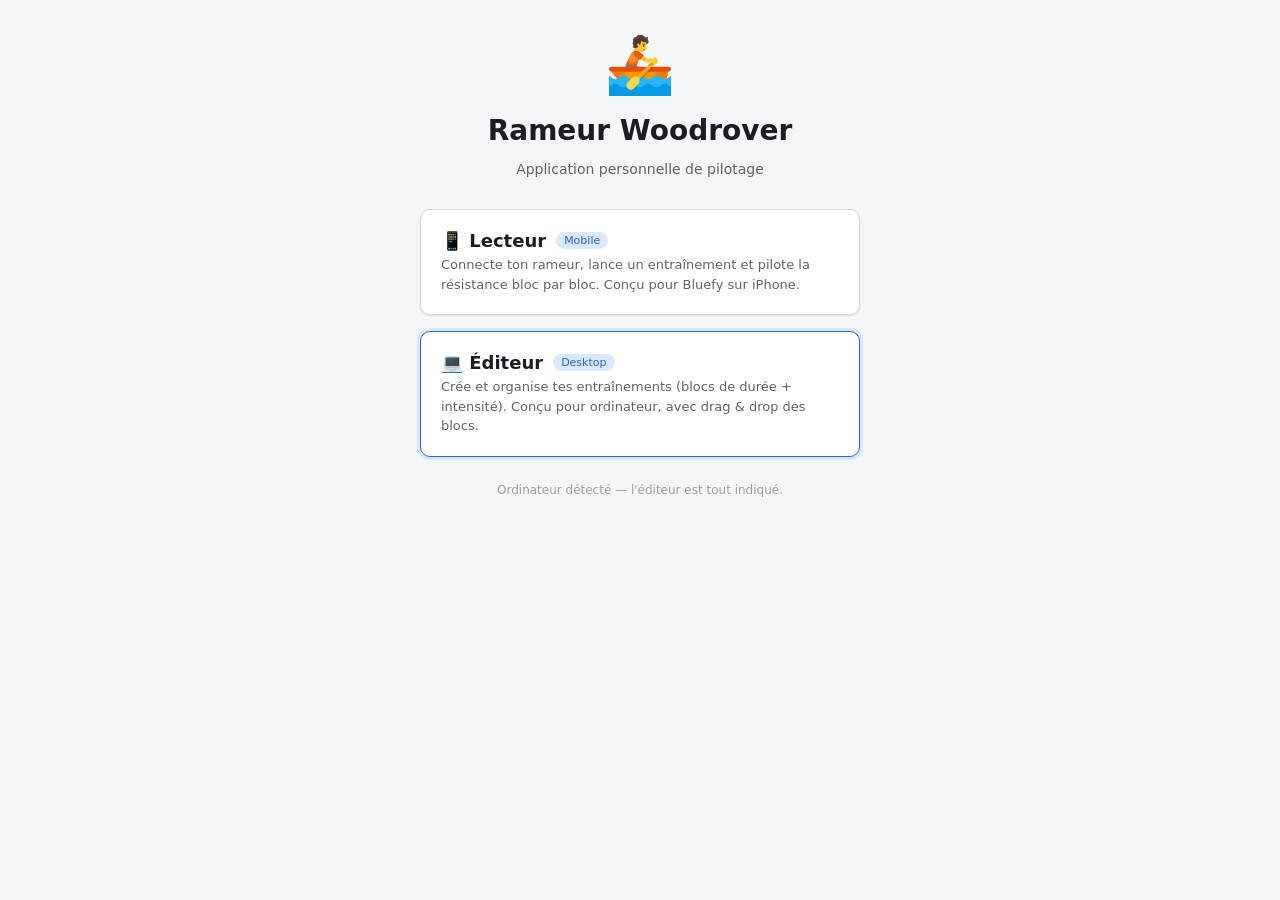
<file: index.html>
<!DOCTYPE html>
<html lang="fr">
<head>
<meta charset="UTF-8">
<meta name="viewport" content="width=device-width, initial-scale=1.0, maximum-scale=1.0, user-scalable=no, viewport-fit=cover">
<meta name="apple-mobile-web-app-capable" content="yes">
<meta name="apple-mobile-web-app-status-bar-style" content="default">
<meta name="apple-mobile-web-app-title" content="Rameur">
<meta name="theme-color" content="#2563eb">
<link rel="manifest" href="manifest.json">
<link rel="apple-touch-icon" href="apple-touch-icon.png">
<link rel="icon" type="image/png" sizes="192x192" href="icon-192.png">
<title>Rameur Woodrover</title>
<link rel="stylesheet" href="style.css">
<style>
  .landing {
    max-width: 480px;
    margin: 0 auto;
    padding: max(env(safe-area-inset-top), 32px) 20px 24px;
    text-align: center;
  }
  .landing h1 { font-size: 28px; margin: 0 0 6px; }
  .landing .subtitle { color: var(--text-dim); font-size: 14px; margin-bottom: 32px; }
  .landing .icon { font-size: 56px; margin-bottom: 16px; }
  .choice {
    background: var(--surface);
    border: 1px solid var(--border);
    border-radius: var(--radius);
    padding: 20px;
    margin-bottom: 16px;
    text-align: left;
    cursor: pointer;
    transition: border-color 0.15s, transform 0.05s, box-shadow 0.15s;
    box-shadow: var(--shadow);
    color: var(--text);
    text-decoration: none;
    display: block;
  }
  .choice:hover { border-color: var(--accent); box-shadow: var(--shadow-md); text-decoration: none; }
  .choice:active { transform: scale(0.99); }
  .choice h2 {
    margin: 0 0 4px;
    font-size: 18px;
    display: flex; align-items: center; gap: 10px;
  }
  .choice h2 .badge {
    font-size: 11px;
    background: var(--accent-dim);
    color: var(--accent);
    padding: 2px 8px;
    border-radius: 10px;
    font-weight: 500;
  }
  .choice p {
    margin: 0;
    color: var(--text-dim);
    font-size: 13px;
    line-height: 1.5;
  }
  .footer-note {
    margin-top: 24px;
    font-size: 12px;
    color: var(--text-muted);
    line-height: 1.5;
  }
  .choice.recommended {
    border-color: var(--accent);
    box-shadow: 0 0 0 3px var(--accent-dim);
  }
</style>
</head>
<body>
<div class="landing">
  <div class="icon">🚣</div>
  <h1>Rameur Woodrover</h1>
  <p class="subtitle">Application personnelle de pilotage</p>

  <a class="choice" id="link-player" href="player.html">
    <h2>📱 Lecteur <span class="badge" id="badge-player">Mobile</span></h2>
    <p>Connecte ton rameur, lance un entraînement et pilote la résistance bloc par bloc. Conçu pour Bluefy sur iPhone.</p>
  </a>

  <a class="choice" id="link-editor" href="editor.html">
    <h2>💻 Éditeur <span class="badge" id="badge-editor">Desktop</span></h2>
    <p>Crée et organise tes entraînements (blocs de durée + intensité). Conçu pour ordinateur, avec drag &amp; drop des blocs.</p>
  </a>

  <p class="footer-note" id="footer-note"></p>
</div>

<script src="app.js"></script>
<script>
(function() {
  const isMobile = RameurApp.Utils.isMobile();
  const isIPhone = RameurApp.Utils.isIPhone();
  const hasBT = !!navigator.bluetooth;

  const note = document.getElementById('footer-note');
  const lines = [];

  if (isIPhone) {
    if (hasBT) {
      lines.push('✓ Web Bluetooth détecté (tu sembles être dans Bluefy).');
    } else {
      lines.push('⚠ Sur iPhone, utilise le navigateur <b>Bluefy</b> (App Store) pour que le lecteur fonctionne.');
    }
  } else if (isMobile) {
    if (hasBT) lines.push('✓ Web Bluetooth détecté.');
    else lines.push('⚠ Web Bluetooth non disponible dans ce navigateur.');
  } else {
    lines.push('Ordinateur détecté — l\'éditeur est tout indiqué.');
    if (hasBT) lines.push('Bluetooth disponible : tu peux aussi tester le lecteur ici.');
  }
  note.innerHTML = lines.join('<br>');

  if (isMobile) {
    document.getElementById('link-player').classList.add('recommended');
  } else {
    document.getElementById('link-editor').classList.add('recommended');
  }
})();
</script>
</body>
</html>
</file>
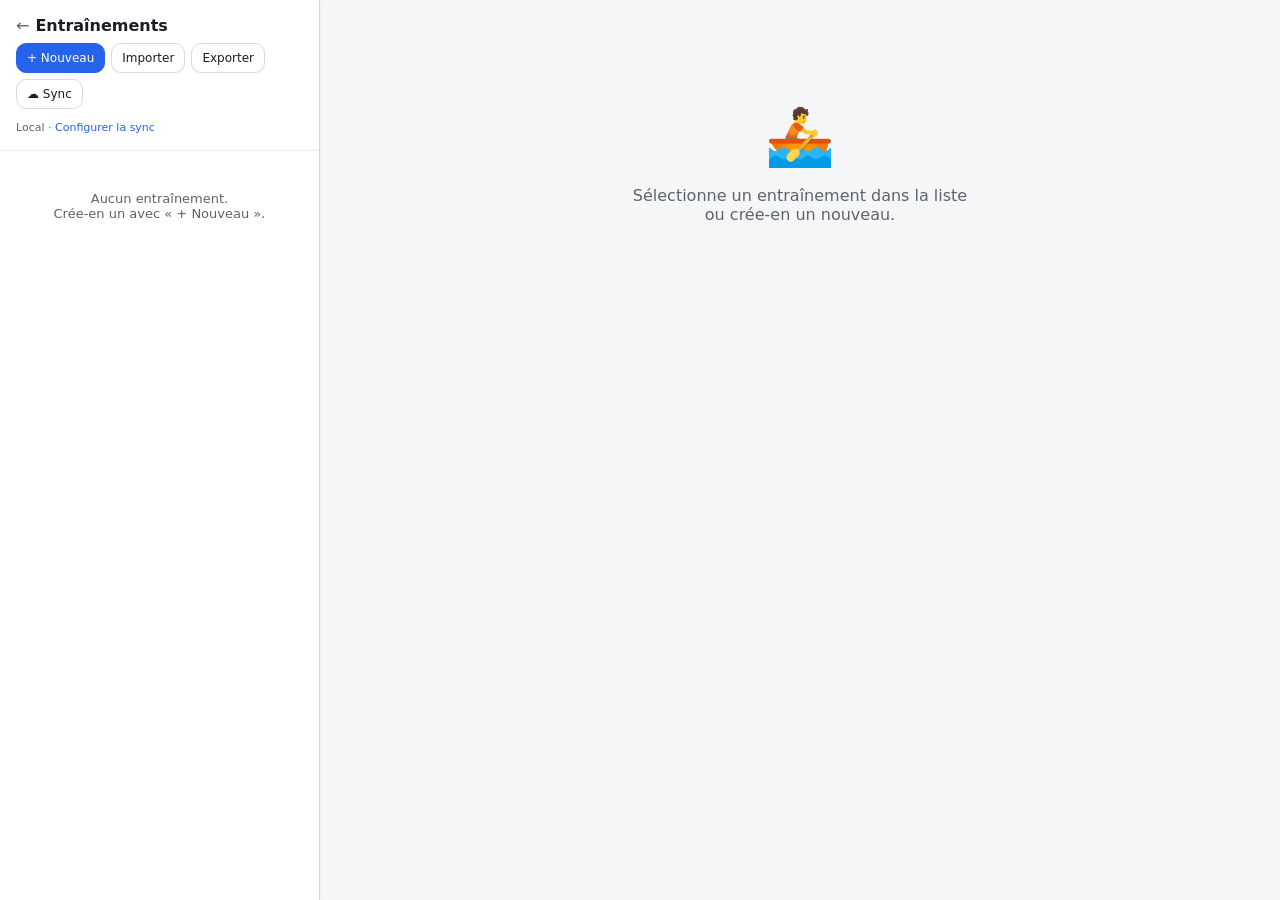
<file: editor.html>
<!DOCTYPE html>
<html lang="fr">
<head>
<meta charset="UTF-8">
<meta name="viewport" content="width=device-width, initial-scale=1.0">
<meta name="theme-color" content="#2563eb">
<link rel="manifest" href="manifest.json">
<link rel="apple-touch-icon" href="apple-touch-icon.png">
<link rel="icon" type="image/png" sizes="192x192" href="icon-192.png">
<title>Éditeur · Rameur Woodrover</title>
<link rel="stylesheet" href="style.css">
<style>
  body { padding-top: 0; }
  .app {
    display: grid;
    grid-template-columns: 320px 1fr;
    height: 100vh;
    max-height: 100vh;
    overflow: hidden;
  }
  /* ===== Sidebar gauche ===== */
  .sidebar {
    background: var(--surface);
    border-right: 1px solid var(--border);
    overflow-y: auto;
    display: flex; flex-direction: column;
    box-shadow: 1px 0 4px rgba(0,0,0,0.03);
  }
  .sidebar-header {
    padding: 16px;
    border-bottom: 1px solid var(--border-soft);
    display: flex; flex-direction: column; gap: 8px;
    position: sticky; top: 0;
    background: var(--surface);
    z-index: 10;
  }
  .sidebar-header h1 {
    margin: 0;
    font-size: 16px;
    display: flex; align-items: center; gap: 6px;
  }
  .sidebar-header h1 a {
    color: var(--text-dim);
    text-decoration: none;
    font-weight: 400;
  }
  .sidebar-actions { display: flex; gap: 6px; flex-wrap: wrap; }
  .sidebar-list { padding: 8px; flex: 1; }
  .workout-item {
    padding: 12px;
    border-radius: var(--radius-sm);
    margin-bottom: 4px;
    cursor: pointer;
    border: 1px solid transparent;
    transition: background 0.1s;
  }
  .workout-item:hover { background: var(--surface-2); }
  .workout-item.active {
    background: var(--accent-dim);
    border-color: var(--accent);
  }
  .workout-item .wn-name {
    font-size: 14px;
    font-weight: 500;
    margin-bottom: 2px;
    white-space: nowrap;
    overflow: hidden;
    text-overflow: ellipsis;
  }
  .workout-item .wn-meta {
    font-size: 11px;
    color: var(--text-dim);
  }
  .empty-state {
    padding: 32px 16px;
    text-align: center;
    color: var(--text-dim);
    font-size: 13px;
  }

  /* ===== Main ===== */
  .main {
    overflow-y: auto;
    padding: 24px 32px;
  }
  .editor-header {
    display: flex;
    align-items: center;
    justify-content: space-between;
    margin-bottom: 20px;
    gap: 16px;
    flex-wrap: wrap;
  }
  .editor-title {
    display: flex; align-items: center; gap: 8px;
    flex: 1; min-width: 200px;
  }
  .editor-title input {
    font-size: 22px; font-weight: 600;
    background: transparent;
    border: none;
    border-bottom: 1px dashed transparent;
    padding: 4px 0;
    flex: 1;
    color: var(--text);
  }
  .editor-title input:hover { border-bottom-color: var(--border); }
  .editor-title input:focus {
    border-bottom-color: var(--accent);
    box-shadow: none;
  }

  .editor-stats {
    display: flex; gap: 24px;
    background: var(--surface);
    border: 1px solid var(--border);
    border-radius: var(--radius);
    padding: 12px 20px;
    box-shadow: var(--shadow);
  }
  .stat-item { display: flex; flex-direction: column; }
  .stat-item .stat-lbl {
    font-size: 11px; color: var(--text-dim);
    text-transform: uppercase; letter-spacing: 0.04em;
  }
  .stat-item .stat-val {
    font-size: 18px; font-weight: 600;
    font-variant-numeric: tabular-nums;
  }

  /* ===== Graph (plus grand qu'avant) ===== */
  .graph-container {
    background: var(--surface);
    border: 1px solid var(--border);
    border-radius: var(--radius);
    padding: 16px 20px;
    margin-bottom: 24px;
    box-shadow: var(--shadow);
  }
  .graph {
    position: relative;
    height: 280px;
    border-bottom: 1px solid var(--border);
    border-left: 1px solid var(--border);
    margin: 12px 0 4px;
    display: flex;
    align-items: flex-end;
    background: linear-gradient(to top, var(--surface-2) 0%, var(--surface) 100%);
  }
  .graph-empty {
    width: 100%;
    text-align: center;
    color: var(--text-muted);
    font-size: 13px;
    padding: 100px 0;
  }
  .graph-bar {
    position: relative;
    margin-right: 1px;
    color: white;
    font-size: 11px;
    font-weight: 600;
    transition: filter 0.15s;
    display: flex;
    align-items: flex-start;
    justify-content: center;
    padding-top: 4px;
    cursor: pointer;
  }
  .graph-bar:hover { filter: brightness(1.1); }
  .graph-axis-label {
    font-size: 10px;
    color: var(--text-dim);
    margin-top: 4px;
  }

  /* ===== Blocks list ===== */
  .blocks-section {
    background: var(--surface);
    border: 1px solid var(--border);
    border-radius: var(--radius);
    padding: 16px 20px;
    box-shadow: var(--shadow);
  }
  .blocks-section h2 {
    margin: 0 0 12px;
    font-size: 13px;
    text-transform: uppercase;
    letter-spacing: 0.06em;
    color: var(--text-dim);
    font-weight: 600;
  }
  .blocks-header {
    display: grid;
    grid-template-columns: 36px 1fr 1fr 1fr 36px;
    gap: 12px;
    align-items: center;
    padding: 6px 12px;
    font-size: 11px;
    color: var(--text-muted);
    text-transform: uppercase;
    letter-spacing: 0.05em;
  }
  .block-row {
    display: grid;
    grid-template-columns: 36px 1fr 1fr 1fr 36px;
    gap: 12px;
    align-items: center;
    padding: 8px 12px;
    background: var(--surface-2);
    border-radius: var(--radius-sm);
    margin-bottom: 4px;
    transition: background 0.15s, opacity 0.15s;
    border: 1px solid transparent;
  }
  .block-row:hover { background: var(--surface-3); border-color: var(--border-soft); }
  .block-row.dragging { opacity: 0.4; }
  .block-row.drag-over { box-shadow: 0 -2px 0 var(--accent); }
  .block-handle {
    cursor: grab;
    color: var(--text-muted);
    font-size: 18px;
    text-align: center;
    user-select: none;
  }
  .block-handle:active { cursor: grabbing; }
  .block-input {
    width: 100%;
  }
  .level-control {
    display: flex; align-items: center; gap: 4px;
  }
  .level-control input { flex: 1; text-align: center; }
  .level-control button { padding: 4px 8px; font-size: 14px; min-width: 28px; }

  .blocks-empty {
    padding: 24px;
    text-align: center;
    color: var(--text-dim);
    font-size: 13px;
    background: var(--surface-2);
    border-radius: var(--radius-sm);
    margin-bottom: 12px;
  }

  .blocks-actions {
    display: flex; gap: 8px;
    margin-top: 12px;
    flex-wrap: wrap;
  }

  .no-workout-selected {
    text-align: center;
    padding: 80px 20px;
    color: var(--text-dim);
  }
  .no-workout-selected .big-emoji { font-size: 56px; margin-bottom: 16px; }

  @media (max-width: 800px) {
    .app { grid-template-columns: 1fr; height: auto; }
    .sidebar { max-height: 50vh; border-right: none; border-bottom: 1px solid var(--border); }
    .main { padding: 16px; }
    .editor-stats { width: 100%; justify-content: space-around; }
    .graph { height: 200px; }
  }
</style>
</head>
<body>
<div class="app">

  <aside class="sidebar">
    <div class="sidebar-header">
      <h1><a href="index.html">←</a> Entraînements</h1>
      <div class="sidebar-actions">
        <button class="primary small" id="btn-new">+ Nouveau</button>
        <button class="small" id="btn-import">Importer</button>
        <button class="small" id="btn-export">Exporter</button>
        <button class="small" id="btn-sync" title="Sync GitHub">☁ Sync</button>
      </div>
      <div id="sync-status" style="font-size:11px; color:var(--text-dim); margin-top:4px;"></div>
    </div>
    <div class="sidebar-list" id="sidebar-list">
      <div class="empty-state">Aucun entraînement.<br>Crée-en un avec « + Nouveau ».</div>
    </div>
  </aside>

  <main class="main" id="main">
    <div class="no-workout-selected">
      <div class="big-emoji">🚣</div>
      <p>Sélectionne un entraînement dans la liste<br>ou crée-en un nouveau.</p>
    </div>
  </main>
</div>

<input type="file" id="import-file" accept=".json,application/json" style="display:none">

<!-- Modal de sync -->
<div class="modal-backdrop" id="sync-modal" style="display:none">
  <div class="modal">
    <h2>☁ Synchronisation</h2>
    <div id="sync-modal-body"></div>
  </div>
</div>

<!-- Bandeau de mode lecture seule -->
<div id="viewer-banner" style="display:none; position:fixed; top:0; left:0; right:0; background:var(--warning); color:white; padding:10px 16px; text-align:center; z-index:500; font-size:13px; font-weight:500; box-shadow:var(--shadow);">
  📖 Mode lecture seule (depuis un Gist partagé) — l'édition est désactivée.
  <button class="small ghost" id="btn-exit-viewer" style="margin-left:12px; background:rgba(255,255,255,0.2); color:white; border-color:transparent;">Quitter ce mode</button>
</div>

<script src="app.js"></script>
<script>
(function() {
  'use strict';
  const { Storage, Blocks, Utils, Toast, BLE } = RameurApp;

  let currentId = null;
  let currentWorkout = null;

  function renderSidebar() {
    const list = document.getElementById('sidebar-list');
    const workouts = Storage.getAll();
    if (workouts.length === 0) {
      list.innerHTML = '<div class="empty-state">Aucun entraînement.<br>Crée-en un avec « + Nouveau ».</div>';
      return;
    }
    workouts.sort(function(a,b){ return (b.updatedAt||0) - (a.updatedAt||0); });
    list.innerHTML = '';
    workouts.forEach(function(w) {
      const total = Blocks.totalDuration(w);
      const item = document.createElement('div');
      item.className = 'workout-item' + (w.id === currentId ? ' active' : '');
      item.dataset.id = w.id;
      item.innerHTML =
        '<div class="wn-name"></div>' +
        '<div class="wn-meta">' + w.blocks.length + ' blocs · ' + Utils.fmtTime(total) + '</div>';
      item.querySelector('.wn-name').textContent = w.name;
      item.addEventListener('click', function(){ selectWorkout(w.id); });
      list.appendChild(item);
    });
  }

  function selectWorkout(id) {
    currentId = id;
    currentWorkout = Storage.get(id);
    if (!currentWorkout) {
      currentId = null;
      renderSidebar();
      renderMain();
      return;
    }
    renderSidebar();
    renderMain();
  }

  function persist() {
    if (!currentWorkout) return;
    Storage.save(currentWorkout);
    renderSidebar();
  }

  function renderMain() {
    const main = document.getElementById('main');
    if (!currentWorkout) {
      main.innerHTML =
        '<div class="no-workout-selected">' +
          '<div class="big-emoji">🚣</div>' +
          '<p>Sélectionne un entraînement dans la liste<br>ou crée-en un nouveau.</p>' +
        '</div>';
      return;
    }

    const w = currentWorkout;
    const total = Blocks.totalDuration(w);
    const avgLevel = w.blocks.length === 0 ? 0
      : w.blocks.reduce(function(s,b){ return s + (b.level * b.duration); }, 0) / Math.max(1, total);

    main.innerHTML = `
      <div class="editor-header">
        <div class="editor-title">
          <input type="text" id="title-input" placeholder="Nom de l'entraînement">
        </div>
        <div class="editor-stats">
          <div class="stat-item"><span class="stat-lbl">Blocs</span><span class="stat-val" id="stat-blocks"></span></div>
          <div class="stat-item"><span class="stat-lbl">Durée totale</span><span class="stat-val" id="stat-duration"></span></div>
          <div class="stat-item"><span class="stat-lbl">Intensité moy.</span><span class="stat-val" id="stat-avg"></span></div>
        </div>
        <div style="display:flex;gap:6px">
          <button class="small" id="btn-duplicate" title="Dupliquer">📋</button>
          <button class="small danger" id="btn-delete" title="Supprimer">🗑</button>
        </div>
      </div>

      <div class="graph-container">
        <div id="graph" class="graph"></div>
        <div style="display:flex;justify-content:space-between;font-size:11px;color:var(--text-dim);margin-top:4px;">
          <span>0:00</span>
          <span class="digital">${Utils.fmtTime(total)}</span>
        </div>
      </div>

      <div class="blocks-section">
        <h2>Blocs</h2>
        <div class="blocks-header">
          <span></span>
          <span>Durée</span>
          <span>Niveau (1-15)</span>
          <span>Cumul</span>
          <span></span>
        </div>
        <div id="blocks-list"></div>
        <div class="blocks-actions">
          <button class="primary" id="btn-add-block">+ Ajouter un bloc</button>
          <button id="btn-add-5x60">+ Échauffement 5min @ niv 4</button>
          <button id="btn-add-interval">+ 4 × (1min @8, 1min @4)</button>
        </div>
      </div>
    `;

    const titleInput = document.getElementById('title-input');
    titleInput.value = w.name;
    titleInput.addEventListener('change', function() {
      w.name = titleInput.value.trim() || 'Sans titre';
      persist();
    });

    document.getElementById('stat-blocks').textContent = w.blocks.length;
    document.getElementById('stat-duration').textContent = Utils.fmtTime(total);
    document.getElementById('stat-avg').textContent = w.blocks.length === 0 ? '—' : (Math.round(avgLevel * 10) / 10);

    document.getElementById('btn-duplicate').addEventListener('click', function(){
      const copy = Storage.duplicate(w.id);
      if (copy) { Toast.success('Entraînement dupliqué'); selectWorkout(copy.id); }
    });
    document.getElementById('btn-delete').addEventListener('click', function(){
      if (confirm('Supprimer l\'entraînement « ' + w.name + ' » ?')) {
        Storage.delete(w.id);
        currentId = null; currentWorkout = null;
        renderSidebar(); renderMain();
        Toast.success('Supprimé');
      }
    });

    document.getElementById('btn-add-block').addEventListener('click', function() {
      w.blocks.push(Blocks.create(60, 5));
      persist(); renderMain();
    });
    document.getElementById('btn-add-5x60').addEventListener('click', function() {
      w.blocks.push(Blocks.create(300, 4));
      persist(); renderMain();
    });
    document.getElementById('btn-add-interval').addEventListener('click', function() {
      for (let i = 0; i < 4; i++) {
        w.blocks.push(Blocks.create(60, 8));
        w.blocks.push(Blocks.create(60, 4));
      }
      persist(); renderMain();
    });

    renderGraph();
    renderBlocks();
  }

  function renderGraph() {
    const graph = document.getElementById('graph');
    const w = currentWorkout;
    if (!w || w.blocks.length === 0) {
      graph.innerHTML = '<div class="graph-empty">Ajoute des blocs pour voir le graphique</div>';
      return;
    }
    const total = Blocks.totalDuration(w);
    graph.innerHTML = '';
    w.blocks.forEach(function(b, i) {
      const bar = document.createElement('div');
      bar.className = 'graph-bar';
      bar.dataset.index = i;
      bar.style.width = ((b.duration / total) * 100) + '%';
      const heightPct = 5 + (b.level / 15) * 95;
      bar.style.height = heightPct + '%';
      // Palette adaptée fond clair : bleu doux → orange/rouge intense
      const hue = 220 - (b.level - 1) * 14;
      bar.style.background = 'hsl(' + hue + ', 70%, 55%)';
      bar.title = 'Bloc ' + (i+1) + ' · ' + Utils.fmtTime(b.duration) + ' · niveau ' + b.level;
      if (b.duration >= 30) bar.textContent = b.level;
      bar.addEventListener('click', function() {
        const row = document.querySelector('.block-row[data-index="' + i + '"]');
        if (row) {
          row.scrollIntoView({ behavior: 'smooth', block: 'center' });
          row.style.transition = 'background 0.5s';
          row.style.background = 'var(--accent-dim)';
          setTimeout(function(){ row.style.background = ''; }, 800);
        }
      });
      graph.appendChild(bar);
    });
  }

  function renderBlocks() {
    const list = document.getElementById('blocks-list');
    const w = currentWorkout;
    if (!w || w.blocks.length === 0) {
      list.innerHTML = '<div class="blocks-empty">Aucun bloc. Clique sur « + Ajouter un bloc ».</div>';
      return;
    }
    list.innerHTML = '';
    let cumul = 0;
    w.blocks.forEach(function(b, i) {
      cumul += b.duration;
      const row = document.createElement('div');
      row.className = 'block-row';
      row.draggable = true;
      row.dataset.index = i;
      row.innerHTML = `
        <span class="block-handle" title="Glisser pour réordonner">⋮⋮</span>
        <input type="text" class="block-input block-duration" value="${formatMmSs(b.duration)}" placeholder="mm:ss">
        <div class="level-control">
          <button class="small" data-act="dec">−</button>
          <input type="number" class="block-input block-level" min="1" max="15" value="${b.level}">
          <button class="small" data-act="inc">+</button>
        </div>
        <span style="font-size:12px;color:var(--text-dim);" class="digital">${Utils.fmtTime(cumul)}</span>
        <button class="small danger icon" title="Supprimer">×</button>
      `;
      const durInput = row.querySelector('.block-duration');
      durInput.addEventListener('change', function() {
        const sec = Utils.parseTime(durInput.value);
        b.duration = Math.max(1, sec);
        persist();
        renderMain();
      });
      const lvlInput = row.querySelector('.block-level');
      lvlInput.addEventListener('change', function() {
        const v = parseInt(lvlInput.value, 10) || 1;
        b.level = Math.max(BLE.MIN_LEVEL, Math.min(BLE.MAX_LEVEL, v));
        persist();
        renderMain();
      });
      row.querySelector('[data-act="dec"]').addEventListener('click', function() {
        b.level = Math.max(BLE.MIN_LEVEL, b.level - 1);
        persist(); renderMain();
      });
      row.querySelector('[data-act="inc"]').addEventListener('click', function() {
        b.level = Math.min(BLE.MAX_LEVEL, b.level + 1);
        persist(); renderMain();
      });
      row.querySelector('.danger.icon').addEventListener('click', function() {
        w.blocks.splice(i, 1);
        persist(); renderMain();
      });

      row.addEventListener('dragstart', function(e) {
        e.dataTransfer.effectAllowed = 'move';
        e.dataTransfer.setData('text/plain', String(i));
        row.classList.add('dragging');
      });
      row.addEventListener('dragend', function() {
        row.classList.remove('dragging');
        document.querySelectorAll('.block-row.drag-over').forEach(function(r){ r.classList.remove('drag-over'); });
      });
      row.addEventListener('dragover', function(e) {
        e.preventDefault();
        row.classList.add('drag-over');
      });
      row.addEventListener('dragleave', function() {
        row.classList.remove('drag-over');
      });
      row.addEventListener('drop', function(e) {
        e.preventDefault();
        const fromIdx = parseInt(e.dataTransfer.getData('text/plain'), 10);
        const toIdx = i;
        if (fromIdx === toIdx) return;
        const moved = w.blocks.splice(fromIdx, 1)[0];
        w.blocks.splice(toIdx, 0, moved);
        persist();
        renderMain();
      });

      list.appendChild(row);
    });
  }

  function formatMmSs(seconds) {
    const m = Math.floor(seconds / 60);
    const s = seconds % 60;
    return m + ':' + String(s).padStart(2, '0');
  }

  document.getElementById('btn-new').addEventListener('click', function() {
    const name = prompt('Nom du nouvel entraînement :', 'Nouvel entraînement');
    if (name === null) return;
    const w = Storage.create(name.trim() || 'Sans titre');
    selectWorkout(w.id);
    Toast.success('Entraînement créé');
  });

  document.getElementById('btn-import').addEventListener('click', function() {
    document.getElementById('import-file').click();
  });
  document.getElementById('import-file').addEventListener('change', function(e) {
    const file = e.target.files && e.target.files[0];
    if (!file) return;
    const reader = new FileReader();
    reader.onload = function(ev) {
      try {
        const result = Storage.importJson(ev.target.result, 'merge');
        Toast.success(result.imported + ' entraînement(s) importé(s)');
        renderSidebar();
      } catch (err) {
        Toast.error('Erreur d\'import : ' + err.message);
      }
    };
    reader.readAsText(file);
    e.target.value = '';
  });
  document.getElementById('btn-export').addEventListener('click', function() {
    const data = Storage.exportJson();
    const blob = new Blob([data], { type: 'application/json' });
    const url = URL.createObjectURL(blob);
    const link = document.createElement('a');
    link.href = url;
    const date = new Date().toISOString().slice(0, 10);
    link.download = 'rameur-workouts-' + date + '.json';
    link.click();
    setTimeout(function(){ URL.revokeObjectURL(url); }, 1000);
    Toast.success('Export téléchargé');
  });

  // ============================================================
  // SYNC : config + push/pull
  // ============================================================
  const { Sync } = RameurApp;
  let lastSyncTs = 0;
  let pushDebounceTimer = null;

  function updateSyncStatus() {
    const status = document.getElementById('sync-status');
    const info = Sync.getInfo();
    if (info.mode === 'local') {
      status.innerHTML = 'Local · <a href="#" id="sync-link-config" style="color:var(--accent);">Configurer la sync</a>';
      document.getElementById('viewer-banner').style.display = 'none';
      enableEditing(true);
    } else if (info.mode === 'owner') {
      const since = lastSyncTs ? ' · sync ' + new Date(lastSyncTs).toLocaleTimeString('fr-FR', { hour:'2-digit', minute:'2-digit' }) : '';
      status.innerHTML = '☁ Sync activée' + since;
      document.getElementById('viewer-banner').style.display = 'none';
      enableEditing(true);
    } else if (info.mode === 'viewer') {
      status.innerHTML = '📖 Lecture seule';
      document.getElementById('viewer-banner').style.display = 'block';
      enableEditing(false);
    }
    const linkConfig = document.getElementById('sync-link-config');
    if (linkConfig) {
      linkConfig.addEventListener('click', function(e){ e.preventDefault(); openSyncModal(); });
    }
  }

  function enableEditing(enabled) {
    const btnNew = document.getElementById('btn-new');
    const btnImport = document.getElementById('btn-import');
    if (btnNew) btnNew.disabled = !enabled;
    if (btnImport) btnImport.disabled = !enabled;
    document.querySelectorAll('#main input, #main button').forEach(function(el) {
      el.disabled = !enabled;
    });
  }

  function openSyncModal() {
    const modal = document.getElementById('sync-modal');
    const body = document.getElementById('sync-modal-body');
    const mode = Sync.getMode();
    if (mode === 'local') {
      body.innerHTML = `
        <p>Choisis comment synchroniser tes entraînements entre tes appareils.</p>
        <div style="display:flex; flex-direction:column; gap:12px; margin-bottom:16px;">
          <button class="primary" id="sync-setup-owner">🔑 Configurer mon compte GitHub (édition)</button>
          <button id="sync-setup-viewer">📖 Utiliser un lien partagé (lecture seule)</button>
        </div>
        <div class="modal-actions">
          <button id="sync-cancel">Fermer</button>
        </div>
      `;
      modal.style.display = 'flex';
      document.getElementById('sync-cancel').onclick = closeSyncModal;
      document.getElementById('sync-setup-owner').onclick = showOwnerSetup;
      document.getElementById('sync-setup-viewer').onclick = showViewerSetup;
    } else if (mode === 'owner') {
      showOwnerInfo();
    } else if (mode === 'viewer') {
      showViewerInfo();
    }
  }

  function closeSyncModal() {
    document.getElementById('sync-modal').style.display = 'none';
  }

  function showOwnerSetup() {
    const body = document.getElementById('sync-modal-body');
    body.innerHTML = `
      <p>Crée un token GitHub avec la permission <b>Gists: read &amp; write</b> :</p>
      <ol style="font-size:13px; color:var(--text-dim); line-height:1.7; padding-left:20px;">
        <li>Va sur <a href="https://github.com/settings/personal-access-tokens" target="_blank">github.com/settings/personal-access-tokens</a></li>
        <li>Clique <b>"Generate new token"</b> → Fine-grained</li>
        <li>Repository access : aucun (suffit)</li>
        <li>Account permissions → <b>Gists : Read and write</b></li>
        <li>Copie le token et colle-le ci-dessous</li>
      </ol>
      <input type="text" id="token-input" placeholder="github_pat_..." style="width:100%; margin-bottom:8px;">
      <p style="font-size:12px; color:var(--text-dim);">Le token est stocké uniquement dans ton navigateur et envoyé uniquement à GitHub.</p>
      <div class="modal-actions">
        <button id="back-btn">← Retour</button>
        <button class="primary" id="confirm-btn">Activer la sync</button>
      </div>
    `;
    document.getElementById('back-btn').onclick = openSyncModal;
    document.getElementById('confirm-btn').onclick = async function() {
      const token = document.getElementById('token-input').value.trim();
      if (!token) { Toast.error('Token manquant'); return; }
      const btn = document.getElementById('confirm-btn');
      btn.disabled = true;
      btn.textContent = 'Connexion...';
      try {
        const result = await Sync.setupOwner(token);
        Toast.success('Sync activée pour ' + result.username);
        lastSyncTs = Date.now();
        updateSyncStatus();
        renderSidebar();
        showOwnerInfo();
      } catch (e) {
        Toast.error(e.message);
        btn.disabled = false;
        btn.textContent = 'Activer la sync';
      }
    };
  }

  function showOwnerInfo() {
    const info = Sync.getInfo();
    const body = document.getElementById('sync-modal-body');
    const shareUrl = info.shareUrl || '(non disponible)';
    body.innerHTML = `
      <p style="color:var(--success);">✓ Sync activée (mode édition)</p>
      <p style="font-size:13px;">Tes entraînements sont sauvegardés sur ton Gist privé. Toute modification est poussée automatiquement.</p>
      <div style="background:var(--surface-2); border:1px solid var(--border); border-radius:6px; padding:10px; margin:12px 0;">
        <div style="font-size:11px; color:var(--text-dim); text-transform:uppercase; letter-spacing:0.05em; margin-bottom:4px;">Lien à partager (lecture seule)</div>
        <input type="text" id="share-url" readonly value="${shareUrl}" style="width:100%; font-size:11px;">
        <button class="small" id="copy-share" style="margin-top:6px;">📋 Copier</button>
      </div>
      <p style="font-size:12px; color:var(--text-dim);">Donne ce lien à ta femme (message, mail, AirDrop). Quand elle l'ouvrira, son app sera configurée en lecture seule sur tes entraînements.</p>
      <div class="modal-actions">
        <button id="resync-btn">🔄 Re-pull</button>
        <button class="danger" id="disconnect-btn">Désactiver</button>
        <button class="primary" id="close-btn">OK</button>
      </div>
    `;
    document.getElementById('sync-modal').style.display = 'flex';
    document.getElementById('close-btn').onclick = closeSyncModal;
    document.getElementById('copy-share').onclick = function() {
      const input = document.getElementById('share-url');
      input.select();
      navigator.clipboard.writeText(input.value).then(function() {
        Toast.success('Lien copié');
      });
    };
    document.getElementById('resync-btn').onclick = async function() {
      try {
        await Sync.pull();
        lastSyncTs = Date.now();
        Toast.success('Synchronisé depuis GitHub');
        renderSidebar(); renderMain();
        updateSyncStatus();
      } catch (e) { Toast.error(e.message); }
    };
    document.getElementById('disconnect-btn').onclick = function() {
      if (!confirm('Désactiver la sync ? Le Gist distant n\'est PAS supprimé, juste déconnecté de ce navigateur.')) return;
      Sync.disconnect();
      Toast.success('Sync désactivée');
      closeSyncModal();
      updateSyncStatus();
    };
  }

  function showViewerSetup() {
    const body = document.getElementById('sync-modal-body');
    body.innerHTML = `
      <p>Colle l'URL du Gist qu'on t'a partagée (ou un lien complet) :</p>
      <input type="text" id="url-input" placeholder="https://gist.githubusercontent.com/..." style="width:100%; margin-bottom:8px;">
      <p style="font-size:12px; color:var(--text-dim);">En mode lecture seule, tu pourras consulter les entraînements partagés mais pas les modifier ni en créer.</p>
      <div class="modal-actions">
        <button id="back-btn">← Retour</button>
        <button class="primary" id="confirm-btn">Charger</button>
      </div>
    `;
    document.getElementById('back-btn').onclick = openSyncModal;
    document.getElementById('confirm-btn').onclick = async function() {
      let url = document.getElementById('url-input').value.trim();
      if (!url) { Toast.error('URL manquante'); return; }
      try {
        const u = new URL(url);
        const g = u.searchParams.get('gist');
        if (g) url = g;
      } catch(e) {}
      const btn = document.getElementById('confirm-btn');
      btn.disabled = true;
      btn.textContent = 'Chargement...';
      try {
        const result = await Sync.setupViewer(url);
        Toast.success(result.count + ' entraînement(s) chargé(s)');
        lastSyncTs = Date.now();
        closeSyncModal();
        updateSyncStatus();
        currentId = null; currentWorkout = null;
        renderSidebar();
        const all = Storage.getAll();
        if (all.length > 0) selectWorkout(all[0].id);
      } catch (e) {
        Toast.error(e.message);
        btn.disabled = false;
        btn.textContent = 'Charger';
      }
    };
  }

  function showViewerInfo() {
    const info = Sync.getInfo();
    const body = document.getElementById('sync-modal-body');
    body.innerHTML = `
      <p>📖 Mode lecture seule</p>
      <p style="font-size:13px;">Tu consultes la bibliothèque partagée. Tu ne peux pas modifier les entraînements.</p>
      <div style="background:var(--surface-2); border:1px solid var(--border); border-radius:6px; padding:10px; margin:12px 0;">
        <div style="font-size:11px; color:var(--text-dim); text-transform:uppercase; letter-spacing:0.05em; margin-bottom:4px;">Source</div>
        <div style="font-size:11px; word-break:break-all;">${info.gistRawUrl}</div>
      </div>
      <div class="modal-actions">
        <button id="resync-btn">🔄 Resynchroniser</button>
        <button class="danger" id="disconnect-btn">Quitter ce mode</button>
        <button class="primary" id="close-btn">OK</button>
      </div>
    `;
    document.getElementById('sync-modal').style.display = 'flex';
    document.getElementById('close-btn').onclick = closeSyncModal;
    document.getElementById('resync-btn').onclick = async function() {
      try {
        await Sync.pull();
        lastSyncTs = Date.now();
        Toast.success('Resynchronisé');
        renderSidebar(); renderMain();
        updateSyncStatus();
      } catch (e) { Toast.error(e.message); }
    };
    document.getElementById('disconnect-btn').onclick = function() {
      if (!confirm('Quitter le mode lecture seule ? Les entraînements partagés seront retirés de cet appareil.')) return;
      // En quittant viewer, on vide aussi le localStorage des workouts (puisqu'on ne les "possède" pas)
      Sync.disconnect();
      localStorage.removeItem('rameur_woodrover_v1');
      Toast.success('Mode local restauré');
      closeSyncModal();
      updateSyncStatus();
      currentId = null; currentWorkout = null;
      renderSidebar(); renderMain();
    };
  }

  document.getElementById('btn-sync').addEventListener('click', openSyncModal);
  document.getElementById('btn-exit-viewer').addEventListener('click', function() {
    if (!confirm('Quitter le mode lecture seule ?')) return;
    Sync.disconnect();
    localStorage.removeItem('rameur_woodrover_v1');
    currentId = null; currentWorkout = null;
    updateSyncStatus();
    renderSidebar(); renderMain();
  });

  // Wrappe persist() pour déclencher un push automatique en mode owner
  const _origPersist = persist;
  persist = function() {
    _origPersist.apply(this, arguments);
    if (Sync.getMode() === 'owner') {
      if (pushDebounceTimer) clearTimeout(pushDebounceTimer);
      pushDebounceTimer = setTimeout(async function() {
        try {
          await Sync.push();
          lastSyncTs = Date.now();
          updateSyncStatus();
        } catch (e) {
          Toast.error('Push échoué : ' + e.message);
        }
      }, 3000);
    }
  };

  // Au démarrage : si ?gist=... dans l'URL, configure auto le mode viewer
  (async function() {
    const result = await Sync.detectUrlConfig();
    if (result) {
      Toast.success('Mode lecture activé : ' + result.count + ' entraînement(s) chargé(s)');
    }
    updateSyncStatus();
    if (Sync.getMode() === 'owner') {
      try {
        await Sync.pull();
        lastSyncTs = Date.now();
        renderSidebar();
        updateSyncStatus();
      } catch (e) {
        console.warn('Pull initial échoué', e);
      }
    }
    renderSidebar();
    const all = Storage.getAll();
    if (all.length > 0 && !currentId) selectWorkout(all[0].id);
  })();

  renderSidebar();
  const all = Storage.getAll();
  if (all.length > 0) selectWorkout(all[0].id);
})();
</script>
</body>
</html>
</file>
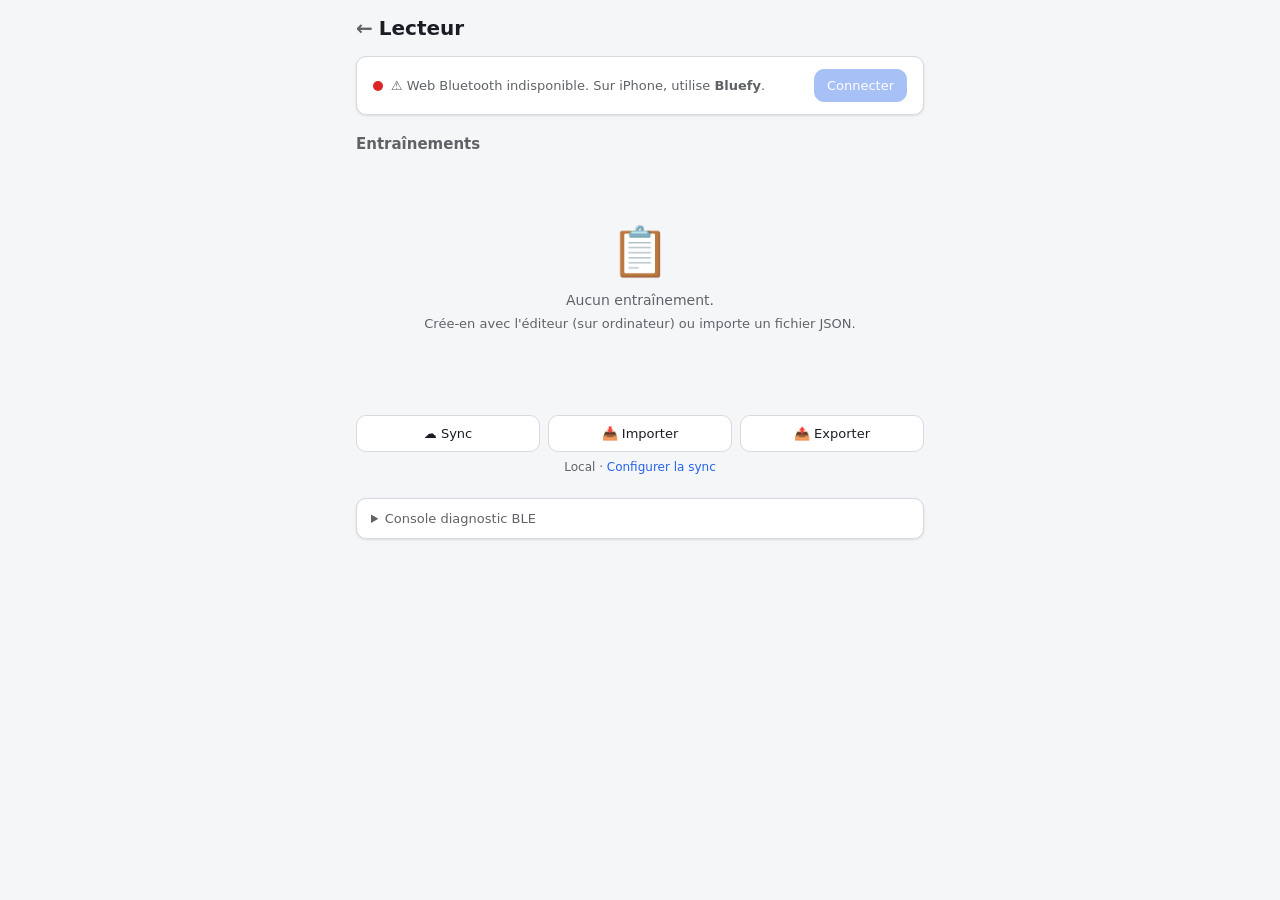
<file: player.html>
<!DOCTYPE html>
<html lang="fr">
<head>
<meta charset="UTF-8">
<meta name="viewport" content="width=device-width, initial-scale=1.0, maximum-scale=1.0, user-scalable=no, viewport-fit=cover">
<meta name="apple-mobile-web-app-capable" content="yes">
<meta name="apple-mobile-web-app-status-bar-style" content="default">
<meta name="apple-mobile-web-app-title" content="Rameur">
<meta name="theme-color" content="#2563eb">
<link rel="manifest" href="manifest.json">
<link rel="apple-touch-icon" href="apple-touch-icon.png">
<link rel="icon" type="image/png" sizes="192x192" href="icon-192.png">
<title>Lecteur · Rameur Woodrover</title>
<link rel="stylesheet" href="style.css">
<style>
  body { padding: 0; }

  /* ====================================================
     VUE LISTE (avant entraînement)
     ==================================================== */
  .list-view {
    max-width: 600px;
    margin: 0 auto;
    padding: max(env(safe-area-inset-top), 16px) 16px env(safe-area-inset-bottom, 16px);
  }
  .list-header {
    display: flex; align-items: center; justify-content: space-between;
    margin-bottom: 16px;
  }
  .list-header h1 {
    margin: 0; font-size: 20px;
    display: flex; align-items: center; gap: 6px;
  }
  .list-header h1 a { color: var(--text-dim); text-decoration: none; }
  .ble-status {
    display: flex; align-items: center; gap: 8px;
    background: var(--surface);
    border: 1px solid var(--border);
    border-radius: var(--radius);
    padding: 12px 16px;
    margin-bottom: 16px;
    box-shadow: var(--shadow);
  }
  .ble-dot {
    width: 10px; height: 10px; border-radius: 50%;
    background: var(--danger);
  }
  .ble-dot.connecting { background: var(--warning); animation: pulse 1.2s infinite; }
  .ble-dot.connected { background: var(--success); }
  @keyframes pulse { 0%,100%{opacity:1} 50%{opacity:0.4} }
  .ble-status .ble-label { flex: 1; font-size: 13px; color: var(--text-dim); }
  .ble-status button { padding: 8px 12px; font-size: 13px; }

  .workout-card {
    background: var(--surface);
    border: 1px solid var(--border);
    border-radius: var(--radius);
    padding: 14px 16px;
    margin-bottom: 10px;
    display: flex; align-items: center; justify-content: space-between;
    gap: 12px;
    box-shadow: var(--shadow);
  }
  .workout-card .info { flex: 1; min-width: 0; }
  .workout-card .name { font-size: 15px; font-weight: 500; margin-bottom: 2px; }
  .workout-card .meta { font-size: 12px; color: var(--text-dim); }
  .workout-card button { padding: 10px 16px; }

  .empty-state {
    text-align: center;
    padding: 60px 20px;
    color: var(--text-dim);
  }
  .empty-state .big { font-size: 48px; margin-bottom: 12px; }
  .empty-state p { margin: 8px 0; font-size: 14px; }

  .import-row { display: flex; gap: 8px; margin: 16px 0; }
  .import-row button { flex: 1; font-size: 13px; }

  /* ====================================================
     VUE LECTEUR (entraînement en cours)
     ==================================================== */
  .player-view {
    position: fixed;
    inset: 0;
    background: var(--bg);
    display: none;
    flex-direction: column;
    padding-top: env(safe-area-inset-top);
    padding-bottom: env(safe-area-inset-bottom);
    padding-left: env(safe-area-inset-left);
    padding-right: env(safe-area-inset-right);
  }
  .player-view.active { display: flex; }

  /* === Bandeau haut (fin) === */
  .player-top {
    display: flex;
    align-items: center;
    justify-content: space-between;
    padding: 8px 16px;
    flex-shrink: 0;
    background: var(--surface);
    border-bottom: 1px solid var(--border-soft);
    gap: 12px;
  }
  .player-top button.ghost {
    padding: 6px 10px;
    font-size: 13px;
  }
  .player-top .block-label {
    font-size: 13px;
    color: var(--text-dim);
    flex: 1;
    text-align: center;
    white-space: nowrap;
    overflow: hidden;
    text-overflow: ellipsis;
  }
  .player-top .block-label strong { color: var(--text); }
  .player-top .global-time {
    font-size: 15px;
    color: var(--text);
    display: flex; align-items: baseline; gap: 4px;
  }
  .player-top .global-time .total {
    color: var(--text-dim);
    font-size: 12px;
  }

  /* === Timeline (élément central) === */
  .timeline-wrap {
    flex: 1 1 auto;
    padding: 16px 16px 8px;
    min-height: 0;
    display: flex;
    flex-direction: column;
  }
  .timeline {
    position: relative;
    flex: 1;
    background: var(--surface);
    border-radius: var(--radius);
    border: 1px solid var(--border);
    overflow: hidden;
    display: flex;
    align-items: flex-end;
    box-shadow: var(--shadow);
  }
  .timeline-bar {
    position: relative;
    color: white;
    font-size: 14px;
    font-weight: 700;
    display: flex;
    align-items: flex-start;
    justify-content: center;
    padding-top: 8px;
    transition: opacity 0.3s, filter 0.3s, height 0.25s ease, background 0.25s ease;
    margin-right: 1px;
    text-shadow: 0 1px 2px rgba(0,0,0,0.25);
  }
  .timeline-bar.past { opacity: 0.35; }
  .timeline-bar.current { filter: brightness(1.1) saturate(1.2); }
  .timeline-bar.overridden {
    outline: 2px dashed var(--warning);
    outline-offset: -3px;
  }
  .timeline-cursor {
    position: absolute;
    top: 0; bottom: 0;
    width: 3px;
    background: var(--warning);
    box-shadow: 0 0 8px var(--warning), 0 0 0 1px white;
    transition: left 0.3s linear;
    pointer-events: none;
    z-index: 2;
  }
  .timeline-cursor::before {
    content: '';
    position: absolute;
    top: 0; left: 50%;
    width: 14px; height: 14px;
    transform: translate(-50%, -50%);
    background: var(--warning);
    border-radius: 50%;
    border: 2px solid white;
    box-shadow: 0 0 6px rgba(0,0,0,0.25);
  }
  .timeline-time-labels {
    display: flex;
    justify-content: space-between;
    font-size: 11px;
    color: var(--text-dim);
    padding: 4px 4px 0;
  }

  /* === Barre de contrôles (Play, Pause, Stop + override) === */
  .player-controls {
    display: flex;
    align-items: center;
    justify-content: space-between;
    padding: 8px 16px;
    flex-shrink: 0;
    background: var(--surface);
    border-top: 1px solid var(--border-soft);
    border-bottom: 1px solid var(--border-soft);
    gap: 16px;
  }
  .transport {
    display: flex;
    gap: 8px;
  }
  .transport button {
    width: 56px; height: 44px;
    padding: 0;
    font-size: 18px;
    font-weight: 600;
  }
  .transport .play.active { background: var(--success); border-color: var(--success); color: white; }
  .transport .pause.active { background: var(--warning); border-color: var(--warning); color: white; }
  .resistance-block {
    display: flex; align-items: center; gap: 10px;
  }
  .resistance-block .res-lbl {
    font-size: 11px;
    text-transform: uppercase;
    letter-spacing: 0.05em;
    color: var(--text-dim);
    margin-right: 4px;
  }
  .resistance-block button.res-btn {
    width: 44px; height: 44px;
    padding: 0;
    font-size: 22px;
    font-weight: 600;
    border-radius: 50%;
  }
  .resistance-block .res-value {
    font-size: 32px;
    font-weight: 700;
    color: var(--accent);
    min-width: 1.4em;
    text-align: center;
    line-height: 1;
  }
  .resistance-block .res-value.override { color: var(--warning); }
  .resistance-block .override-tag {
    font-size: 9px;
    text-transform: uppercase;
    letter-spacing: 0.05em;
    color: var(--warning);
    margin-top: 2px;
    height: 12px;
  }

  /* === Métriques bas avec "temps restant bloc" en gros === */
  .player-bottom {
    display: grid;
    grid-template-columns: 1.4fr 1.4fr repeat(4, 1fr);
    gap: 8px;
    padding: 10px 16px 12px;
    flex-shrink: 0;
  }
  .metric-cell {
    background: var(--surface);
    border: 1px solid var(--border);
    border-radius: var(--radius-sm);
    padding: 8px 10px;
    text-align: center;
    box-shadow: var(--shadow);
  }
  .metric-cell .m-lbl {
    font-size: 10px;
    color: var(--text-dim);
    text-transform: uppercase;
    letter-spacing: 0.06em;
  }
  .metric-cell .m-val {
    font-size: 22px;
    font-weight: 600;
    font-variant-numeric: tabular-nums;
    line-height: 1.2;
  }
  .metric-cell .m-unit {
    font-size: 11px;
    color: var(--text-dim);
    font-weight: 400;
    margin-left: 2px;
  }
  .metric-cell.big {
    background: var(--accent-dim);
    border-color: var(--accent);
  }
  .metric-cell.big .m-lbl { color: var(--accent); font-weight: 600; }
  .metric-cell.big .m-val {
    font-size: 42px;
    color: var(--accent);
    font-weight: 700;
    letter-spacing: -1px;
  }
  /* Variante "neutre" pour le temps total restant : bien lisible mais sans tirer l'œil */
  .metric-cell.big.neutral {
    background: var(--surface-2);
    border-color: var(--border);
  }
  .metric-cell.big.neutral .m-lbl { color: var(--text-dim); }
  .metric-cell.big.neutral .m-val { color: var(--text); }

  /* Overlay de fin */
  .overlay-finished {
    position: absolute;
    inset: 0;
    background: rgba(245, 246, 248, 0.95);
    display: flex;
    align-items: center;
    justify-content: center;
    flex-direction: column;
    z-index: 100;
    padding: 20px;
    text-align: center;
    backdrop-filter: blur(4px);
  }
  .overlay-finished.hidden { display: none; }
  .overlay-finished h2 { margin: 0 0 12px; font-size: 26px; color: var(--success); }
  .overlay-finished p { margin: 4px 0; color: var(--text-dim); font-size: 14px; }
  .overlay-finished .actions { margin-top: 24px; display: flex; gap: 10px; }

  /* Suggestion paysage en mode portrait */
  .landscape-suggest {
    position: fixed;
    inset: 0;
    background: var(--bg);
    z-index: 200;
    display: none;
    align-items: center;
    justify-content: center;
    flex-direction: column;
    padding: 40px 20px;
    text-align: center;
  }
  .landscape-suggest.show { display: flex; }
  .landscape-suggest .big-emoji { font-size: 64px; margin-bottom: 20px; }
  .landscape-suggest p { color: var(--text-dim); font-size: 14px; }
  .landscape-suggest button { margin-top: 20px; }

  /* Layout portrait : empile pour rester utilisable */
  @media (orientation: portrait) {
    .player-bottom {
      grid-template-columns: 1fr 1fr;
    }
    /* En portrait : les 2 cellules big partagent la 1ère ligne, le reste s'empile en dessous */
    .metric-cell.big { grid-column: auto; }
    .player-top .block-label { font-size: 12px; }
  }

  /* Console BLE collapsible (uniquement en vue liste) */
  details.ble-console {
    margin-top: 24px;
    background: var(--surface);
    border: 1px solid var(--border);
    border-radius: var(--radius);
    padding: 12px 14px;
    box-shadow: var(--shadow);
  }
  details.ble-console summary {
    cursor: pointer;
    font-size: 13px;
    color: var(--text-dim);
  }
  #ble-log {
    font-family: var(--font-digital);
    font-size: 11px;
    line-height: 1.6;
    max-height: 200px;
    overflow-y: auto;
    background: var(--surface-2);
    border-radius: 8px;
    padding: 10px;
    color: var(--text-dim);
    margin-top: 8px;
    white-space: pre-wrap;
    word-break: break-all;
  }
</style>
</head>
<body>

<!-- ====== VUE LISTE ====== -->
<div class="list-view" id="list-view">
  <div class="list-header">
    <h1><a href="index.html">←</a> Lecteur</h1>
  </div>

  <div class="ble-status">
    <div class="ble-dot" id="ble-dot"></div>
    <div class="ble-label" id="ble-label">Bluetooth non connecté</div>
    <button class="primary" id="btn-connect">Connecter</button>
    <button id="btn-disconnect" style="display:none">Déconnecter</button>
  </div>

  <h2 style="font-size:15px; margin:20px 0 10px; color:var(--text-dim);">Entraînements</h2>
  <div id="workout-list"></div>

  <div class="import-row">
    <button id="btn-sync">☁ Sync</button>
    <button id="btn-import">📥 Importer</button>
    <button id="btn-export">📤 Exporter</button>
  </div>
  <div id="sync-status" style="font-size:12px; color:var(--text-dim); text-align:center; margin:-8px 0 12px;"></div>
  <input type="file" id="import-file" accept=".json,application/json" style="display:none">

  <!-- Modal de sync -->
  <div class="modal-backdrop" id="sync-modal" style="display:none">
    <div class="modal">
      <h2>☁ Synchronisation</h2>
      <div id="sync-modal-body"></div>
    </div>
  </div>

  <details class="ble-console">
    <summary>Console diagnostic BLE</summary>
    <div id="ble-log">En attente...</div>
  </details>
</div>

<!-- ====== VUE LECTEUR ====== -->
<div class="player-view" id="player-view">

  <div class="player-top">
    <button class="ghost" id="btn-quit">← Quitter</button>
    <div class="block-label" id="block-label">—</div>
    <div class="global-time">
      <span class="digital" id="t-elapsed">0:00</span>
      <span class="total">/ <span class="digital" id="t-total">0:00</span></span>
    </div>
  </div>

  <div class="timeline-wrap">
    <div class="timeline" id="timeline">
      <div class="timeline-cursor" id="timeline-cursor"></div>
    </div>
    <div class="timeline-time-labels">
      <span class="digital">0:00</span>
      <span class="digital" id="t-total-bottom">0:00</span>
    </div>
  </div>

  <div class="player-controls">
    <div class="transport">
      <button id="btn-play" class="success play" title="Lancer">▶</button>
      <button id="btn-pause" class="pause" title="Pause" disabled>⏸</button>
      <button id="btn-stop" class="danger" title="Stop" disabled>⏹</button>
    </div>
    <div class="resistance-block">
      <span class="res-lbl">Résistance</span>
      <button class="res-btn" id="btn-res-minus">−</button>
      <div style="display:flex;flex-direction:column;align-items:center;">
        <span class="res-value digital" id="res-value">5</span>
        <span class="override-tag" id="res-override-tag"></span>
      </div>
      <button class="res-btn" id="btn-res-plus">+</button>
    </div>
  </div>

  <div class="player-bottom">
    <div class="metric-cell big">
      <div class="m-lbl">Temps restant bloc</div>
      <div class="m-val digital" id="block-remaining">0:00</div>
    </div>
    <div class="metric-cell big neutral">
      <div class="m-lbl">Total restant</div>
      <div class="m-val digital" id="total-remaining">0:00</div>
    </div>
    <div class="metric-cell">
      <div class="m-lbl">Puissance</div>
      <div class="m-val digital"><span id="m-power">—</span><span class="m-unit">W</span></div>
    </div>
    <div class="metric-cell">
      <div class="m-lbl">Cadence</div>
      <div class="m-val digital"><span id="m-spm">—</span><span class="m-unit">spm</span></div>
    </div>
    <div class="metric-cell">
      <div class="m-lbl">Allure /500m</div>
      <div class="m-val digital" id="m-pace">—</div>
    </div>
    <div class="metric-cell">
      <div class="m-lbl">Distance</div>
      <div class="m-val digital"><span id="m-dist">—</span><span class="m-unit">m</span></div>
    </div>
  </div>

  <div class="overlay-finished hidden" id="overlay-finished">
    <h2>✓ Entraînement terminé</h2>
    <p id="finished-summary">—</p>
    <div class="actions">
      <button class="primary" id="btn-finished-back">Retour</button>
    </div>
  </div>
</div>

<!-- Suggestion paysage -->
<div class="landscape-suggest" id="landscape-suggest">
  <div class="big-emoji">📱↻</div>
  <p>Tourne ton iPhone en mode paysage<br>pour une meilleure expérience.</p>
  <button id="btn-ignore-landscape">Continuer en portrait</button>
</div>

<script src="app.js"></script>
<script>
(function() {
  'use strict';
  const { Storage, Blocks, Utils, Toast, BLE, RowerDriver } = RameurApp;

  // ============================================================
  // ÉTAT
  // ============================================================
  const state = {
    driver: new RowerDriver(),
    bleConnected: false,
    // Session active
    workout: null,
    running: false,           // session active (jouant ou en pause)
    paused: false,            // si running && paused : timer figé
    sessionStartMs: 0,
    pausedAccumMs: 0,
    pauseStartMs: 0,
    elapsedMs: 0,
    currentBlockIdx: -1,
    overrideLevel: null,
    lastStrokeCount: 0,
    landscapeIgnored: false,
  };

  let sessionTimer = null;

  // ============================================================
  // WAKE LOCK : empêche l'écran de s'éteindre pendant l'entraînement
  // ============================================================
  let wakeLockSentinel = null;
  let wakeLockDesired = false; // vrai tant qu'on est dans la vue lecteur

  async function acquireWakeLock() {
    wakeLockDesired = true;
    if (!('wakeLock' in navigator)) {
      console.info('Wake Lock API non supportée sur ce navigateur');
      return;
    }
    if (wakeLockSentinel) return; // déjà actif
    try {
      wakeLockSentinel = await navigator.wakeLock.request('screen');
      wakeLockSentinel.addEventListener('release', function() {
        wakeLockSentinel = null;
      });
    } catch (e) {
      console.warn('Wake Lock refusé', e);
      wakeLockSentinel = null;
    }
  }

  function releaseWakeLock() {
    wakeLockDesired = false;
    if (wakeLockSentinel) {
      try { wakeLockSentinel.release(); } catch(e) {}
      wakeLockSentinel = null;
    }
  }

  // iOS/Safari relâche le wake lock quand la page passe en arrière-plan.
  // Quand elle revient au premier plan, on ré-acquiert automatiquement.
  document.addEventListener('visibilitychange', function() {
    if (document.visibilityState === 'visible' && wakeLockDesired && !wakeLockSentinel) {
      acquireWakeLock();
    }
  });

  // ============================================================
  // BLE LOG
  // ============================================================
  const bleLogEl = document.getElementById('ble-log');
  state.driver.on('log', function(entry) {
    if (!bleLogEl) return;
    const time = new Date(entry.ts).toLocaleTimeString('fr-FR', { hour12: false });
    const line = document.createElement('div');
    line.textContent = '[' + time + '] ' + entry.msg;
    if (entry.type === 'err') line.style.color = 'var(--danger)';
    else if (entry.type === 'warn') line.style.color = 'var(--warning)';
    else if (entry.type === 'ok') line.style.color = 'var(--success)';
    else if (entry.type === 'cp') line.style.color = 'var(--purple)';
    bleLogEl.appendChild(line);
    bleLogEl.scrollTop = bleLogEl.scrollHeight;
    while (bleLogEl.childElementCount > 100) bleLogEl.removeChild(bleLogEl.firstChild);
  });

  state.driver.on('status', function(s) {
    const dot = document.getElementById('ble-dot');
    const label = document.getElementById('ble-label');
    const btnC = document.getElementById('btn-connect');
    const btnD = document.getElementById('btn-disconnect');
    dot.classList.remove('connecting', 'connected');
    if (s === 'connecting') {
      dot.classList.add('connecting');
      label.textContent = 'Connexion en cours...';
      btnC.style.display = 'none';
      btnD.style.display = 'none';
    } else if (s === 'connected') {
      dot.classList.add('connected');
      label.textContent = 'Connecté à ' + (state.driver.device ? (state.driver.device.name || 'rameur') : 'rameur');
      state.bleConnected = true;
      btnC.style.display = 'none';
      btnD.style.display = 'inline-flex';
    } else {
      label.textContent = 'Bluetooth non connecté';
      state.bleConnected = false;
      btnC.style.display = 'inline-flex';
      btnD.style.display = 'none';
    }
  });

  // ============================================================
  // BLE DATA → mise à jour métriques + auto-start
  // ============================================================
  state.driver.on('data', function(d) {
    if (d.instantPower !== undefined) document.getElementById('m-power').textContent = d.instantPower;
    if (d.strokeRate !== undefined) document.getElementById('m-spm').textContent = Math.round(d.strokeRate);
    if (d.totalDistance !== undefined) document.getElementById('m-dist').textContent = d.totalDistance;
    if (d.instantPace !== undefined) {
      if (d.instantPace > 0) {
        const m = Math.floor(d.instantPace / 60);
        const s = Math.floor(d.instantPace % 60);
        document.getElementById('m-pace').textContent = m + ':' + String(s).padStart(2,'0');
      } else {
        document.getElementById('m-pace').textContent = '—';
      }
    }

    // Auto-start au 1er coup de rame
    const isActive = (d.strokeRate || 0) > 0 || (d.strokeCount || 0) > state.lastStrokeCount;
    if (isActive && state.workout && !state.running) {
      state.lastStrokeCount = d.strokeCount || 0;
      startSession();
    }
    if (d.strokeCount !== undefined) state.lastStrokeCount = d.strokeCount;
  });

  // ============================================================
  // VUE LISTE
  // ============================================================
  function renderList() {
    const list = document.getElementById('workout-list');
    const workouts = Storage.getAll();
    if (workouts.length === 0) {
      list.innerHTML =
        '<div class="empty-state">' +
          '<div class="big">📋</div>' +
          '<p>Aucun entraînement.</p>' +
          '<p style="font-size:13px;">Crée-en avec l\'éditeur (sur ordinateur) ou importe un fichier JSON.</p>' +
        '</div>';
      return;
    }
    workouts.sort(function(a,b){ return (b.updatedAt||0) - (a.updatedAt||0); });
    list.innerHTML = '';
    workouts.forEach(function(w) {
      const total = Blocks.totalDuration(w);
      const card = document.createElement('div');
      card.className = 'workout-card';
      card.innerHTML =
        '<div class="info">' +
          '<div class="name"></div>' +
          '<div class="meta">' + w.blocks.length + ' blocs · ' + Utils.fmtTime(total) + '</div>' +
        '</div>' +
        '<button class="primary">▶ Lancer</button>';
      card.querySelector('.name').textContent = w.name;
      card.querySelector('button').addEventListener('click', function() {
        launchWorkout(w);
      });
      list.appendChild(card);
    });
  }

  // ============================================================
  // LANCEMENT WORKOUT (entrée dans la vue lecteur)
  // ============================================================
  function launchWorkout(workout) {
    if (workout.blocks.length === 0) {
      Toast.error('Cet entraînement n\'a pas de blocs');
      return;
    }
    if (!state.bleConnected) {
      const proceed = confirm('Bluetooth non connecté. Lancer quand même en mode visualisation seule ?');
      if (!proceed) return;
    }
    state.workout = workout;
    state.running = false;
    state.paused = false;
    state.pausedAccumMs = 0;
    state.elapsedMs = 0;
    state.currentBlockIdx = -1;
    state.overrideLevel = null;
    state.lastStrokeCount = 0;

    document.getElementById('list-view').style.display = 'none';
    const pv = document.getElementById('player-view');
    pv.classList.add('active');

    // Empêche l'écran de s'éteindre pendant qu'on est dans le lecteur
    acquireWakeLock();

    document.getElementById('overlay-finished').classList.add('hidden');

    const totalSec = Blocks.totalDuration(workout);
    document.getElementById('t-total').textContent = Utils.fmtTime(totalSec);
    document.getElementById('t-total-bottom').textContent = Utils.fmtTime(totalSec);
    document.getElementById('total-remaining').textContent = Utils.fmtTime(totalSec);

    setTransportState('idle');
    renderTimeline();
    updatePlayerUI();
    checkLandscape();

    // Pré-règle la résistance au niveau du 1er bloc
    if (state.bleConnected && workout.blocks[0]) {
      state.driver.setResistanceLevel(workout.blocks[0].level).catch(function(){});
    }
  }

  function checkLandscape() {
    if (state.landscapeIgnored) {
      document.getElementById('landscape-suggest').classList.remove('show');
      return;
    }
    const isPortrait = window.innerHeight > window.innerWidth;
    const playerActive = document.getElementById('player-view').classList.contains('active');
    const suggest = document.getElementById('landscape-suggest');
    if (isPortrait && playerActive && Utils.isMobile()) {
      suggest.classList.add('show');
    } else {
      suggest.classList.remove('show');
    }
  }

  document.getElementById('btn-ignore-landscape').addEventListener('click', function() {
    state.landscapeIgnored = true;
    document.getElementById('landscape-suggest').classList.remove('show');
  });
  window.addEventListener('resize', checkLandscape);
  window.addEventListener('orientationchange', checkLandscape);

  // ============================================================
  // TRANSPORT : états Play / Pause / Stop
  // ============================================================
  /**
   * Trois états :
   * - 'idle'    : pas encore lancé. Play=actif, Pause/Stop=disabled
   * - 'playing' : en cours. Play=highlight, Pause=actif, Stop=actif
   * - 'paused'  : en pause. Play=actif (= reprendre), Pause=highlight, Stop=actif
   */
  function setTransportState(s) {
    const playBtn = document.getElementById('btn-play');
    const pauseBtn = document.getElementById('btn-pause');
    const stopBtn = document.getElementById('btn-stop');
    playBtn.classList.remove('active');
    pauseBtn.classList.remove('active');
    if (s === 'idle') {
      playBtn.disabled = false;
      pauseBtn.disabled = true;
      stopBtn.disabled = true;
    } else if (s === 'playing') {
      playBtn.classList.add('active');
      playBtn.disabled = true;
      pauseBtn.disabled = false;
      stopBtn.disabled = false;
    } else if (s === 'paused') {
      pauseBtn.classList.add('active');
      playBtn.disabled = false;
      pauseBtn.disabled = true;
      stopBtn.disabled = false;
    }
  }

  function startSession() {
    if (state.running) {
      // Si en pause, reprendre
      if (state.paused) {
        state.paused = false;
        if (state.pauseStartMs) {
          state.pausedAccumMs += (Date.now() - state.pauseStartMs);
          state.pauseStartMs = 0;
        }
        setTransportState('playing');
      }
      return;
    }
    state.running = true;
    state.paused = false;
    state.sessionStartMs = Date.now();
    state.pausedAccumMs = 0;
    setTransportState('playing');
    if (!sessionTimer) {
      sessionTimer = setInterval(tick, 250);
    }
  }

  function pauseSession() {
    if (!state.running || state.paused) return;
    state.paused = true;
    state.pauseStartMs = Date.now();
    setTransportState('paused');
  }

  function stopSession() {
    if (!state.workout) return;
    if (state.running && !confirm('Arrêter l\'entraînement ?')) return;
    finishSession(true);
  }

  function finishSession(userStopped) {
    if (sessionTimer) { clearInterval(sessionTimer); sessionTimer = null; }
    state.running = false;
    state.paused = false;
    setTransportState('idle');
    const elapsedSec = state.elapsedMs / 1000;
    document.getElementById('finished-summary').textContent =
      (userStopped ? 'Arrêté à ' : 'Durée : ') + Utils.fmtTime(elapsedSec);
    document.getElementById('overlay-finished').classList.remove('hidden');
  }

  function tick() {
    if (!state.workout || !state.running) return;
    if (state.paused) {
      updatePlayerUI();
      return;
    }
    state.elapsedMs = Date.now() - state.sessionStartMs - state.pausedAccumMs;
    const elapsedSec = state.elapsedMs / 1000;
    const total = Blocks.totalDuration(state.workout);
    if (elapsedSec >= total) {
      state.elapsedMs = total * 1000;
      updatePlayerUI();
      finishSession(false);
      return;
    }
    const info = Blocks.blockAtTime(state.workout, elapsedSec);
    if (info && info.index !== state.currentBlockIdx) {
      // Restaurer le style original de l'ancien bloc (si override y était appliqué)
      const prevIdx = state.currentBlockIdx;
      if (prevIdx >= 0) {
        const prevBar = document.querySelector('.timeline-bar[data-index="' + prevIdx + '"]');
        const prevBlock = state.workout.blocks[prevIdx];
        if (prevBar && prevBlock) {
          styleBar(prevBar, prevBlock.level, prevBlock.level, prevBlock.duration);
        }
      }
      state.currentBlockIdx = info.index;
      state.overrideLevel = null;
      if (state.bleConnected) {
        state.driver.setResistanceLevel(info.block.level).catch(function(e){
          console.error('SetRes err', e);
        });
      }
    }
    updatePlayerUI();
  }

  // ============================================================
  // UI UPDATE
  // ============================================================
  function updatePlayerUI() {
    if (!state.workout) return;
    const w = state.workout;
    const total = Blocks.totalDuration(w);
    const elapsedSec = state.elapsedMs / 1000;

    document.getElementById('t-elapsed').textContent = Utils.fmtTime(elapsedSec);
    document.getElementById('total-remaining').textContent = Utils.fmtTime(Math.max(0, total - elapsedSec));

    const info = Blocks.blockAtTime(w, elapsedSec);
    if (info) {
      document.getElementById('block-remaining').textContent = Utils.fmtTime(info.remainingInBlock);
      document.getElementById('block-label').innerHTML =
        'Bloc <strong>' + (info.index + 1) + '/' + w.blocks.length + '</strong> · niveau <strong>' + info.block.level + '</strong>';
      const displayLevel = state.overrideLevel !== null ? state.overrideLevel : info.block.level;
      const resVal = document.getElementById('res-value');
      resVal.textContent = displayLevel;
      resVal.classList.toggle('override', state.overrideLevel !== null);
      document.getElementById('res-override-tag').textContent =
        (state.overrideLevel !== null) ? 'override' : '';
    } else {
      document.getElementById('block-remaining').textContent = '0:00';
      document.getElementById('block-label').textContent = 'Terminé';
    }

    const cursor = document.getElementById('timeline-cursor');
    if (cursor && total > 0) {
      cursor.style.left = (Math.min(100, (elapsedSec / total) * 100)) + '%';
    }
    document.querySelectorAll('.timeline-bar').forEach(function(bar) {
      const idx = parseInt(bar.dataset.index, 10);
      bar.classList.toggle('past', idx < (info ? info.index : w.blocks.length));
      bar.classList.toggle('current', info && idx === info.index);
      // Restyle la barre courante en fonction de l'override actif
      if (info && idx === info.index) {
        const eff = state.overrideLevel !== null ? state.overrideLevel : info.block.level;
        styleBar(bar, eff, info.block.level, info.block.duration);
      }
    });
  }

  /** Applique hauteur, couleur et label d'une barre selon un niveau effectif. */
  function styleBar(bar, effectiveLevel, plannedLevel, durationSec) {
    const heightPct = 8 + (effectiveLevel / 15) * 92;
    bar.style.height = heightPct + '%';
    const hue = 220 - (effectiveLevel - 1) * 14;
    bar.style.background = 'hsl(' + hue + ', 70%, 55%)';
    if (durationSec >= 20) bar.textContent = effectiveLevel;
    else bar.textContent = '';
    // Marqueur visuel "override" si le niveau effectif diffère du prévu
    if (effectiveLevel !== plannedLevel) {
      bar.classList.add('overridden');
    } else {
      bar.classList.remove('overridden');
    }
  }

  function renderTimeline() {
    const tl = document.getElementById('timeline');
    if (!state.workout) return;
    Array.from(tl.querySelectorAll('.timeline-bar')).forEach(function(b){ b.remove(); });
    const total = Blocks.totalDuration(state.workout);
    const cursor = document.getElementById('timeline-cursor');
    state.workout.blocks.forEach(function(b, i) {
      const bar = document.createElement('div');
      bar.className = 'timeline-bar';
      bar.dataset.index = i;
      bar.style.width = ((b.duration / total) * 100) + '%';
      styleBar(bar, b.level, b.level, b.duration);
      tl.insertBefore(bar, cursor);
    });
  }

  // ============================================================
  // CONTRÔLES
  // ============================================================
  document.getElementById('btn-play').addEventListener('click', startSession);
  document.getElementById('btn-pause').addEventListener('click', pauseSession);
  document.getElementById('btn-stop').addEventListener('click', stopSession);

  document.getElementById('btn-res-plus').addEventListener('click', function() {
    if (!state.workout) return;
    const info = Blocks.blockAtTime(state.workout, state.elapsedMs / 1000);
    if (!info) return;
    const current = state.overrideLevel !== null ? state.overrideLevel : info.block.level;
    const next = Math.min(BLE.MAX_LEVEL, current + 1);
    if (next !== current) {
      state.overrideLevel = next;
      if (state.bleConnected) state.driver.setResistanceLevel(next).catch(function(){});
      updatePlayerUI();
    }
  });

  document.getElementById('btn-res-minus').addEventListener('click', function() {
    if (!state.workout) return;
    const info = Blocks.blockAtTime(state.workout, state.elapsedMs / 1000);
    if (!info) return;
    const current = state.overrideLevel !== null ? state.overrideLevel : info.block.level;
    const next = Math.max(BLE.MIN_LEVEL, current - 1);
    if (next !== current) {
      state.overrideLevel = next;
      if (state.bleConnected) state.driver.setResistanceLevel(next).catch(function(){});
      updatePlayerUI();
    }
  });

  document.getElementById('btn-quit').addEventListener('click', function() {
    if (state.running && !confirm('Quitter l\'entraînement en cours ?')) return;
    quitSession();
  });
  document.getElementById('btn-finished-back').addEventListener('click', quitSession);

  function quitSession() {
    if (sessionTimer) { clearInterval(sessionTimer); sessionTimer = null; }
    state.workout = null;
    state.running = false;
    state.paused = false;
    releaseWakeLock();
    document.getElementById('player-view').classList.remove('active');
    document.getElementById('list-view').style.display = '';
    document.getElementById('overlay-finished').classList.add('hidden');
    document.getElementById('landscape-suggest').classList.remove('show');
  }

  // ============================================================
  // BLE BUTTONS
  // ============================================================
  document.getElementById('btn-connect').addEventListener('click', async function() {
    try {
      await state.driver.connect();
      Toast.success('Connecté');
    } catch (e) {
      Toast.error('Erreur : ' + Utils.describeError(e));
    }
  });
  document.getElementById('btn-disconnect').addEventListener('click', function() {
    state.driver.disconnect();
  });

  // ============================================================
  // IMPORT / EXPORT
  // ============================================================
  document.getElementById('btn-import').addEventListener('click', function() {
    document.getElementById('import-file').click();
  });
  document.getElementById('import-file').addEventListener('change', function(e) {
    const file = e.target.files && e.target.files[0];
    if (!file) return;
    const reader = new FileReader();
    reader.onload = function(ev) {
      try {
        const result = Storage.importJson(ev.target.result, 'merge');
        Toast.success(result.imported + ' entraînement(s) importé(s)');
        renderList();
      } catch (err) {
        Toast.error('Erreur import : ' + err.message);
      }
    };
    reader.readAsText(file);
    e.target.value = '';
  });
  document.getElementById('btn-export').addEventListener('click', function() {
    const data = Storage.exportJson();
    const blob = new Blob([data], { type: 'application/json' });
    const url = URL.createObjectURL(blob);
    const link = document.createElement('a');
    link.href = url;
    const date = new Date().toISOString().slice(0, 10);
    link.download = 'rameur-workouts-' + date + '.json';
    link.click();
    setTimeout(function(){ URL.revokeObjectURL(url); }, 1000);
    Toast.success('Export téléchargé');
  });

  // ============================================================
  // INIT
  // ============================================================
  // SYNC : config + pull (pas de push : player en lecture)
  // ============================================================
  const { Sync } = RameurApp;
  let lastSyncTs = 0;

  function updateSyncStatus() {
    const status = document.getElementById('sync-status');
    const info = Sync.getInfo();
    if (info.mode === 'local') {
      status.innerHTML = 'Local · <a href="#" id="sync-link-config">Configurer la sync</a>';
    } else if (info.mode === 'owner') {
      const since = lastSyncTs ? ' · ' + new Date(lastSyncTs).toLocaleTimeString('fr-FR', { hour:'2-digit', minute:'2-digit' }) : '';
      status.innerHTML = '☁ Sync activée' + since;
    } else if (info.mode === 'viewer') {
      const since = lastSyncTs ? ' · ' + new Date(lastSyncTs).toLocaleTimeString('fr-FR', { hour:'2-digit', minute:'2-digit' }) : '';
      status.innerHTML = '📖 Lecture seule' + since;
    }
    const linkConfig = document.getElementById('sync-link-config');
    if (linkConfig) {
      linkConfig.addEventListener('click', function(e){ e.preventDefault(); openSyncModal(); });
    }
    // Cache import/export en mode viewer (cohérence)
    const btnImport = document.getElementById('btn-import');
    const btnExport = document.getElementById('btn-export');
    if (info.mode === 'viewer') {
      btnImport.style.display = 'none';
      btnExport.style.display = 'none';
    } else {
      btnImport.style.display = '';
      btnExport.style.display = '';
    }
  }

  function openSyncModal() {
    const modal = document.getElementById('sync-modal');
    const body = document.getElementById('sync-modal-body');
    const mode = Sync.getMode();
    if (mode === 'local') {
      body.innerHTML = `
        <p>Comment veux-tu utiliser cette app ?</p>
        <div style="display:flex; flex-direction:column; gap:12px; margin-bottom:16px;">
          <button class="primary" id="sync-setup-owner">🔑 Synchroniser avec mon compte GitHub</button>
          <button id="sync-setup-viewer">📖 Charger une bibliothèque partagée (lecture)</button>
        </div>
        <div class="modal-actions">
          <button id="sync-cancel">Fermer</button>
        </div>
      `;
      modal.style.display = 'flex';
      document.getElementById('sync-cancel').onclick = closeSyncModal;
      document.getElementById('sync-setup-owner').onclick = showOwnerSetup;
      document.getElementById('sync-setup-viewer').onclick = showViewerSetup;
    } else if (mode === 'owner') {
      showOwnerInfo();
    } else {
      showViewerInfo();
    }
  }

  function closeSyncModal() {
    document.getElementById('sync-modal').style.display = 'none';
  }

  function showOwnerSetup() {
    const body = document.getElementById('sync-modal-body');
    body.innerHTML = `
      <p>Crée un token GitHub avec la permission <b>Gists: read &amp; write</b> :</p>
      <ol style="font-size:13px; color:var(--text-dim); line-height:1.7; padding-left:20px;">
        <li>Sur Mac, va sur <a href="https://github.com/settings/personal-access-tokens" target="_blank">github.com/settings/personal-access-tokens</a></li>
        <li>"Generate new token" → Fine-grained</li>
        <li>Permission Gists : Read and write</li>
        <li>Copie le token (commence par github_pat_) et colle-le ici</li>
      </ol>
      <input type="text" id="token-input" placeholder="github_pat_..." style="width:100%; margin-bottom:8px;">
      <div class="modal-actions">
        <button id="back-btn">← Retour</button>
        <button class="primary" id="confirm-btn">Activer</button>
      </div>
    `;
    document.getElementById('back-btn').onclick = openSyncModal;
    document.getElementById('confirm-btn').onclick = async function() {
      const token = document.getElementById('token-input').value.trim();
      if (!token) { Toast.error('Token manquant'); return; }
      const btn = document.getElementById('confirm-btn');
      btn.disabled = true; btn.textContent = 'Connexion...';
      try {
        const result = await Sync.setupOwner(token);
        Toast.success('Sync activée pour ' + result.username);
        lastSyncTs = Date.now();
        updateSyncStatus();
        renderList();
        showOwnerInfo();
      } catch (e) {
        Toast.error(e.message);
        btn.disabled = false; btn.textContent = 'Activer';
      }
    };
  }

  function showOwnerInfo() {
    const info = Sync.getInfo();
    const body = document.getElementById('sync-modal-body');
    const shareUrl = info.shareUrl || '(non disponible)';
    body.innerHTML = `
      <p style="color:var(--success);">✓ Sync activée</p>
      <div style="background:var(--surface-2); border:1px solid var(--border); border-radius:6px; padding:10px; margin:12px 0;">
        <div style="font-size:11px; color:var(--text-dim); text-transform:uppercase; letter-spacing:0.05em; margin-bottom:4px;">Lien à partager (lecture seule)</div>
        <input type="text" id="share-url" readonly value="${shareUrl}" style="width:100%; font-size:11px;">
        <button class="small" id="copy-share" style="margin-top:6px;">📋 Copier</button>
      </div>
      <div class="modal-actions">
        <button id="resync-btn">🔄 Resync</button>
        <button class="danger" id="disconnect-btn">Désactiver</button>
        <button class="primary" id="close-btn">OK</button>
      </div>
    `;
    document.getElementById('sync-modal').style.display = 'flex';
    document.getElementById('close-btn').onclick = closeSyncModal;
    document.getElementById('copy-share').onclick = function() {
      const input = document.getElementById('share-url');
      input.select();
      navigator.clipboard.writeText(input.value).then(function() { Toast.success('Lien copié'); });
    };
    document.getElementById('resync-btn').onclick = async function() {
      try {
        await Sync.pull();
        lastSyncTs = Date.now();
        Toast.success('Synchronisé');
        renderList(); updateSyncStatus();
      } catch (e) { Toast.error(e.message); }
    };
    document.getElementById('disconnect-btn').onclick = function() {
      if (!confirm('Désactiver la sync ?')) return;
      Sync.disconnect();
      Toast.success('Sync désactivée');
      closeSyncModal(); updateSyncStatus();
    };
  }

  function showViewerSetup() {
    const body = document.getElementById('sync-modal-body');
    body.innerHTML = `
      <p>Colle l'URL ou le lien complet partagé :</p>
      <input type="text" id="url-input" placeholder="https://..." style="width:100%; margin-bottom:8px;">
      <div class="modal-actions">
        <button id="back-btn">← Retour</button>
        <button class="primary" id="confirm-btn">Charger</button>
      </div>
    `;
    document.getElementById('back-btn').onclick = openSyncModal;
    document.getElementById('confirm-btn').onclick = async function() {
      let url = document.getElementById('url-input').value.trim();
      if (!url) { Toast.error('URL manquante'); return; }
      try {
        const u = new URL(url);
        const g = u.searchParams.get('gist');
        if (g) url = g;
      } catch(e) {}
      const btn = document.getElementById('confirm-btn');
      btn.disabled = true; btn.textContent = 'Chargement...';
      try {
        const result = await Sync.setupViewer(url);
        Toast.success(result.count + ' entraînement(s) chargé(s)');
        lastSyncTs = Date.now();
        closeSyncModal();
        updateSyncStatus();
        renderList();
      } catch (e) {
        Toast.error(e.message);
        btn.disabled = false; btn.textContent = 'Charger';
      }
    };
  }

  function showViewerInfo() {
    const info = Sync.getInfo();
    const body = document.getElementById('sync-modal-body');
    body.innerHTML = `
      <p>📖 Mode lecture seule</p>
      <p style="font-size:13px;">Tu consultes la bibliothèque partagée.</p>
      <div style="background:var(--surface-2); border:1px solid var(--border); border-radius:6px; padding:10px; margin:12px 0;">
        <div style="font-size:11px; color:var(--text-dim); text-transform:uppercase; letter-spacing:0.05em; margin-bottom:4px;">Source</div>
        <div style="font-size:11px; word-break:break-all;">${info.gistRawUrl}</div>
      </div>
      <div class="modal-actions">
        <button id="resync-btn">🔄 Resynchroniser</button>
        <button class="danger" id="disconnect-btn">Quitter ce mode</button>
        <button class="primary" id="close-btn">OK</button>
      </div>
    `;
    document.getElementById('sync-modal').style.display = 'flex';
    document.getElementById('close-btn').onclick = closeSyncModal;
    document.getElementById('resync-btn').onclick = async function() {
      try {
        await Sync.pull();
        lastSyncTs = Date.now();
        Toast.success('Resynchronisé');
        renderList(); updateSyncStatus();
      } catch (e) { Toast.error(e.message); }
    };
    document.getElementById('disconnect-btn').onclick = function() {
      if (!confirm('Quitter le mode lecture seule ?')) return;
      Sync.disconnect();
      localStorage.removeItem('rameur_woodrover_v1');
      Toast.success('Mode local restauré');
      closeSyncModal(); updateSyncStatus(); renderList();
    };
  }

  document.getElementById('btn-sync').addEventListener('click', openSyncModal);

  // Au démarrage : ?gist=... → mode viewer auto. Sinon, pull si déjà configuré.
  (async function() {
    const result = await Sync.detectUrlConfig();
    if (result) {
      Toast.success('Lecture activée : ' + result.count + ' entraînement(s)');
      lastSyncTs = Date.now();
    } else {
      const mode = Sync.getMode();
      if (mode === 'owner' || mode === 'viewer') {
        try {
          await Sync.pull();
          lastSyncTs = Date.now();
        } catch (e) { console.warn('Pull init échoué', e); }
      }
    }
    updateSyncStatus();
    renderList();
  })();

  // ============================================================
  // INIT
  // ============================================================
  if (!navigator.bluetooth) {
    document.getElementById('ble-label').innerHTML =
      '⚠ Web Bluetooth indisponible. Sur iPhone, utilise <b>Bluefy</b>.';
    document.getElementById('btn-connect').disabled = true;
  }
  renderList();
})();
</script>
</body>
</html>
</file>
<file: style.css>
/* ============================================================
   Rameur Woodrover · thème clair
   ============================================================ */

:root {
  --bg: #f5f6f8;
  --surface: #ffffff;
  --surface-2: #eef0f3;
  --surface-3: #e3e6eb;
  --text: #1a1d24;
  --text-dim: #5f6368;
  --text-muted: #9aa0a6;
  --accent: #2563eb;
  --accent-dim: #dbe7fb;
  --accent-hover: #1d4ed8;
  --success: #059669;
  --success-dim: #d1fae5;
  --danger: #dc2626;
  --danger-dim: #fee2e2;
  --warning: #d97706;
  --warning-dim: #fef3c7;
  --purple: #7c3aed;
  --purple-dim: #ede9fe;
  --border: #d6d9df;
  --border-soft: #e8eaee;
  --radius: 10px;
  --radius-sm: 6px;
  --shadow: 0 1px 3px rgba(0,0,0,0.08), 0 1px 2px rgba(0,0,0,0.04);
  --shadow-md: 0 4px 12px rgba(0,0,0,0.08);
  /* Police "horloge digitale" pour les chiffres : monospace tabulaire */
  --font-digital: ui-monospace, "SF Mono", "Menlo", "Roboto Mono", monospace;
}

* { box-sizing: border-box; -webkit-tap-highlight-color: transparent; }

html, body {
  margin: 0; padding: 0;
  background: var(--bg);
  color: var(--text);
  font-family: -apple-system, BlinkMacSystemFont, "SF Pro Text", system-ui, sans-serif;
  font-size: 16px;
  -webkit-font-smoothing: antialiased;
  min-height: 100vh;
  overscroll-behavior: none;
}

button {
  appearance: none; -webkit-appearance: none;
  background: var(--surface);
  color: var(--text);
  border: 1px solid var(--border);
  border-radius: var(--radius);
  padding: 10px 16px;
  font-size: 14px;
  font-weight: 500;
  font-family: inherit;
  cursor: pointer;
  transition: background 0.15s, transform 0.05s, border-color 0.15s, box-shadow 0.15s;
  -webkit-touch-callout: none;
  user-select: none;
  display: inline-flex;
  align-items: center;
  justify-content: center;
  gap: 6px;
}
button:hover:not(:disabled) { background: var(--surface-2); border-color: var(--text-muted); }
button:active:not(:disabled) { transform: scale(0.97); background: var(--surface-3); }
button:disabled { opacity: 0.4; cursor: not-allowed; }

button.primary { background: var(--accent); border-color: var(--accent); color: white; }
button.primary:hover:not(:disabled) { background: var(--accent-hover); border-color: var(--accent-hover); }
button.success { background: var(--success-dim); border-color: var(--success); color: var(--success); }
button.success:hover:not(:disabled) { background: var(--success); color: white; }
button.danger  { background: var(--danger-dim); border-color: var(--danger); color: var(--danger); }
button.danger:hover:not(:disabled)  { background: var(--danger); color: white; }
button.warning { background: var(--warning-dim); border-color: var(--warning); color: var(--warning); }
button.ghost   { background: transparent; border-color: transparent; }
button.ghost:hover:not(:disabled) { background: var(--surface-2); border-color: var(--border); }
button.small   { font-size: 12px; padding: 7px 10px; }
button.icon    { padding: 8px; width: 36px; height: 36px; }

input[type="text"],
input[type="number"] {
  background: var(--surface);
  color: var(--text);
  border: 1px solid var(--border);
  border-radius: var(--radius-sm);
  padding: 8px 10px;
  font-family: inherit;
  font-size: 14px;
  outline: none;
  transition: border-color 0.15s;
}
input[type="text"]:focus,
input[type="number"]:focus {
  border-color: var(--accent);
  box-shadow: 0 0 0 3px var(--accent-dim);
}

a { color: var(--accent); text-decoration: none; }
a:hover { text-decoration: underline; }

.toast-host {
  position: fixed;
  top: 16px; left: 50%;
  transform: translateX(-50%);
  z-index: 9999;
  pointer-events: none;
}
.toast {
  background: var(--surface);
  border: 1px solid var(--border);
  border-radius: var(--radius);
  padding: 10px 16px;
  margin-bottom: 8px;
  font-size: 14px;
  box-shadow: var(--shadow-md);
  animation: toast-in 0.2s ease;
  pointer-events: auto;
}
.toast.success { border-color: var(--success); background: var(--success-dim); color: var(--success); }
.toast.danger  { border-color: var(--danger);  background: var(--danger-dim);  color: var(--danger); }
.toast.warning { border-color: var(--warning); background: var(--warning-dim); color: var(--warning); }
@keyframes toast-in {
  from { opacity: 0; transform: translateY(-10px); }
  to { opacity: 1; transform: translateY(0); }
}

.modal-backdrop {
  position: fixed; inset: 0;
  background: rgba(20,25,40,0.45);
  z-index: 9000;
  display: flex; align-items: center; justify-content: center;
  padding: 20px;
}
.modal {
  background: var(--surface);
  border: 1px solid var(--border);
  border-radius: var(--radius);
  padding: 24px;
  max-width: 480px;
  width: 100%;
  box-shadow: var(--shadow-md);
}
.modal h2 { margin: 0 0 12px; font-size: 18px; }
.modal p { margin: 0 0 16px; color: var(--text-dim); font-size: 14px; line-height: 1.5; }
.modal .modal-actions { display: flex; gap: 8px; justify-content: flex-end; }

/* Classe utilitaire chiffres "horloge digitale" */
.digital {
  font-family: var(--font-digital);
  font-variant-numeric: tabular-nums;
  letter-spacing: -0.02em;
}
</file>
